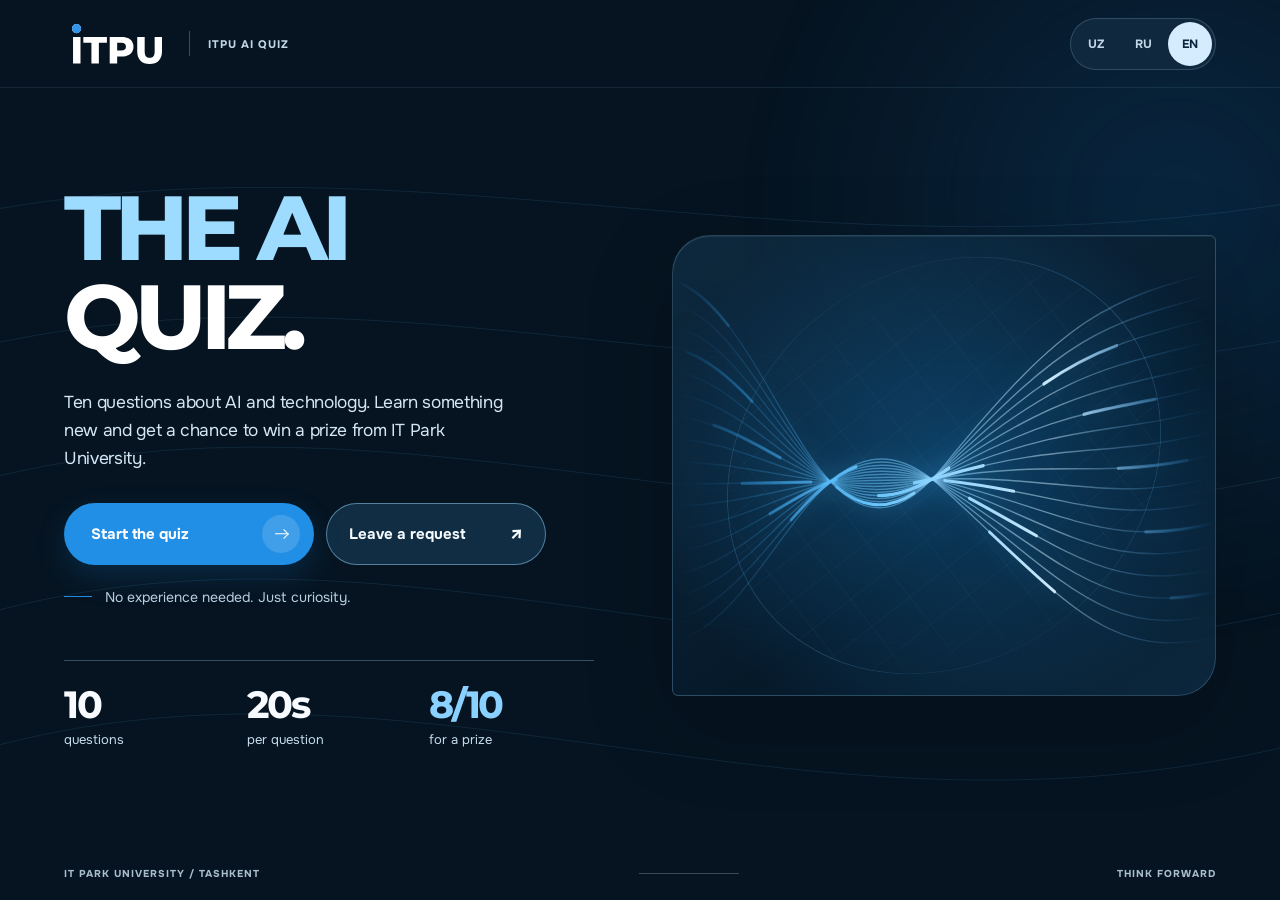
<file: index.html>
<!doctype html>
<html lang="ru">
<head>
  <meta charset="UTF-8">
  <meta name="viewport" content="width=device-width,initial-scale=1,viewport-fit=cover">
  <meta name="theme-color" content="#091421">
  <meta name="description" content="ITPU AI Quiz — десять вопросов об AI от IT Park University.">
  <meta property="og:title" content="ITPU AI Quiz — Your AI Instinct">
  <meta property="og:description" content="10 questions · 20 seconds each · IT Park University">
  <link rel="icon" href="assets/favicon.svg" type="image/svg+xml">
  <link rel="preload" href="assets/onest-latin-cyrillic.woff2" as="font" type="font/woff2" crossorigin>
  <link rel="preload" href="assets/montserrat-latin-cyrillic.woff2" as="font" type="font/woff2" crossorigin>
  <link rel="stylesheet" href="styles.css?v=20261112a">
  <title>ITPU AI Quiz — IT Park University</title>
</head>
<body data-stage="intro">
  <a class="skip" href="#screen">Skip to content</a>
  <div class="atmosphere" aria-hidden="true"><div class="atmosphere__grid"></div><div class="atmosphere__aura"></div><canvas id="ambient-canvas"></canvas></div>
  <div class="app-shell">
    <header class="site-header">
      <div class="header-brand"><a class="brand" href="./" aria-label="IT Park University"><img alt="ITPU" src="assets/itpu-logo.svg" width="106" height="52"></a><span class="brand-separator"></span><span class="brand-caption" id="brand-caption">ITPU AI QUIZ</span></div>
      <div class="header-tools"><span class="header-code">ITPU / 001</span><div class="language" role="group" aria-label="Language"><button data-lang="uz" type="button">UZ</button><button data-lang="ru" type="button">RU</button><button data-lang="en" type="button">EN</button></div></div>
    </header>
    <main id="screen" class="screen" tabindex="-1"></main>
    <footer class="site-footer"><span>IT PARK UNIVERSITY / TASHKENT</span><i></i><span>THINK FORWARD</span></footer>
  </div>
  <div class="wipe" id="wipe" aria-hidden="true"><span>ITPU<span class="wipe-dot">.</span></span></div>
  <div class="toast" id="toast" role="status" aria-live="polite"></div>
  <dialog id="privacy-dialog" class="privacy-dialog" aria-labelledby="privacy-title"><button id="privacy-close" class="privacy-close" type="button" aria-label="Close"><span aria-hidden="true"></span></button><span class="eyebrow">ITPU / PRIVACY</span><h2 id="privacy-title"></h2><p id="privacy-copy"></p><a id="privacy-link" href="https://itpu.uz/privacy" target="_blank" rel="noopener noreferrer"></a></dialog>
  <iframe hidden name="itpu-post-target" title="Registration transport" tabindex="-1"></iframe>
  <script src="config.js?v=20261112a"></script><script src="copy.js?v=20261112a"></script><script src="questions.js?v=20261111i"></script><script src="legacy-questions.js?v=20261111e"></script><script src="advanced-questions.js?v=20261111i"></script>
  <script src="app.js?v=20261112a"></script>
</body>
</html>
</file>
<file: styles.css>
@font-face{font-family:Montserrat;src:url('assets/montserrat-latin-cyrillic.woff2') format('woff2');font-weight:100 900;font-style:normal;font-display:swap}
:root{--night:#091421;--night2:#0d2136;--blue:#3095e8;--sky:#75c1ff;--paper:#f6f9fc;--ink:#14283d;--muted:#78889a;--gap:clamp(22px,5.5vw,91px);--ease:cubic-bezier(.22,1,.36,1);font-family:Montserrat,Arial,sans-serif}
*,:before,:after{box-sizing:border-box}
html{min-height:100%;scroll-behavior:smooth}
body{margin:0;background:var(--night);color:white;min-height:100svh;-webkit-font-smoothing:antialiased;transition:background .6s var(--ease),color .6s var(--ease)}
body[data-stage='form'],body[data-stage='quiz']{background:var(--paper);color:var(--ink)}
button,input,select{font:inherit}button{cursor:pointer;-webkit-tap-highlight-color:transparent}a{color:inherit;text-decoration:none}
button:disabled{cursor:default}button:focus-visible,a:focus-visible,input:focus-visible,select:focus-visible{outline:3px solid #6db8f4;outline-offset:3px}
::selection{background:var(--blue);color:white}[hidden]{display:none!important}
.skip{position:absolute;left:12px;top:-120px;z-index:1000;background:white;color:black;padding:12px}.skip:focus{top:10px}
.app-shell{position:relative;z-index:2;display:flex;flex-direction:column;min-height:100svh;overflow:hidden;isolation:isolate}
.site-header{display:flex;align-items:center;justify-content:space-between;gap:16px;padding:18px var(--gap);min-height:90px;position:relative;z-index:20}
.header-brand,.header-tools{display:flex;align-items:center;gap:22px}.brand{display:flex;align-items:center;width:107px;height:54px}.brand img{width:106px;height:52px;object-fit:contain}
body[data-stage='form'] .brand img,body[data-stage='quiz'] .brand img{filter:brightness(0)}
.brand-separator{height:25px;width:1px;background:#ffffff3b}.brand-caption,.header-code,.site-footer,.eyebrow,.micro,.quiz-index,.question-tag,.result-badge{font-size:10px;letter-spacing:.15em;font-weight:750;text-transform:uppercase}
.brand-caption{color:#97a7ba}.header-code{color:#8da4b9}.language{display:flex;align-items:center;gap:3px;border:1px solid #ffffff30;background:#ffffff09;padding:4px;border-radius:99px;backdrop-filter:blur(12px)}
.language button{color:#b4c6d5;background:transparent;min-width:38px;height:32px;border-radius:99px;font-size:11px;font-weight:800;transition:background .25s,color .25s,transform .25s}.language button:hover{transform:translateY(-2px)}.language button[aria-pressed='true']{background:white;color:var(--night)}
body[data-stage='form'] .language,body[data-stage='quiz'] .language{background:#e9f0f7;border-color:#d9e4ee}body[data-stage='form'] .language button,body[data-stage='quiz'] .language button{color:#6f8195}body[data-stage='form'] .language button[aria-pressed='true'],body[data-stage='quiz'] .language button[aria-pressed='true']{background:var(--night);color:white}
body[data-stage='form'] .brand-separator,body[data-stage='quiz'] .brand-separator{background:#21395428}body[data-stage='form'] .brand-caption,body[data-stage='quiz'] .brand-caption{color:#66788c}
.site-footer{position:relative;z-index:3;display:flex;align-items:center;justify-content:space-between;gap:20px;color:#8a9bab;padding:18px var(--gap) max(20px,env(safe-area-inset-bottom));white-space:nowrap}.site-footer i{height:1px;width:100px;max-width:10vw;background:#ffffff39}body[data-stage='form'] .site-footer,body[data-stage='quiz'] .site-footer{color:#8393a3}body[data-stage='form'] .site-footer i,body[data-stage='quiz'] .site-footer i{background:#21395424}
.screen{position:relative;z-index:3;flex:1;width:100%;min-width:0;padding:18px var(--gap) 24px;display:flex;justify-content:center;align-items:center}.screen:focus{outline:none}.screen.enter>*{animation:rise .8s var(--ease) both}
@keyframes rise{from{opacity:0;transform:translateY(21px);filter:blur(5px)}to{opacity:1;transform:none;filter:blur(0)}}
.atmosphere{position:fixed;inset:0;pointer-events:none;overflow:hidden;z-index:0;transition:opacity .6s}.atmosphere__grid{position:absolute;inset:0;background-image:linear-gradient(#78b7ed0e 1px,transparent 1px),linear-gradient(90deg,#78b7ed0e 1px,transparent 1px);background-size:72px 72px;mask-image:linear-gradient(90deg,transparent 0%,black 50%)}
.atmosphere__aura{position:absolute;width:900px;max-width:105vw;aspect-ratio:1;right:-27%;top:-27%;border-radius:50%;background:radial-gradient(circle,#1b66aa40,transparent 68%);filter:blur(22px);animation:aura 18s infinite alternate ease-in-out}
#ambient-canvas{position:absolute;inset:0;width:100%;height:100%;opacity:.68}body[data-stage='form'] .atmosphere,body[data-stage='quiz'] .atmosphere{opacity:.1}
@keyframes aura{to{transform:translate(8%,10%) scale(1.1)}}
.eyebrow{display:flex;align-items:center;gap:12px;color:#99caf0}.eyebrow:before{content:'';width:7px;height:7px;flex-shrink:0;background:var(--blue);border-radius:50%;box-shadow:0 0 14px var(--blue)}
.hero{display:grid;grid-template-columns:minmax(0,1.05fr) minmax(320px,.95fr);gap:clamp(10px,4vw,60px);align-items:center;width:min(100%,1450px);min-height:min(680px,76vh)}
.hero-copy{position:relative;z-index:2}.hero h1{font-weight:780;letter-spacing:-.082em;line-height:.92;font-size:clamp(58px,8.3vw,148px);margin:33px 0 29px;white-space:nowrap}.hero h1 span{display:block}.hero h1 span:first-child{color:#6dc0ff}
.hero-lead{color:#c0cddb;line-height:1.7;font-size:clamp(14px,1.3vw,18px);letter-spacing:-.02em;max-width:510px;margin:0 0 30px}
.main-button{position:relative;display:inline-flex;align-items:center;justify-content:space-between;gap:26px;border:0;border-radius:99px;background:var(--blue);color:white;min-height:64px;min-width:250px;padding:0 14px 0 27px;font-size:13px;font-weight:740;box-shadow:0 15px 40px #1577ca36;transition:transform .32s var(--ease),box-shadow .32s,background .2s;overflow:hidden}
.main-button:before{content:'';position:absolute;inset:0;background:linear-gradient(115deg,transparent 35%,#ffffff32,transparent 67%);transform:translateX(-140%);transition:transform .65s}.main-button:hover:before{transform:translateX(140%)}.main-button:hover{transform:translateY(-3px);background:#2088df;box-shadow:0 20px 45px #1682d74c}.main-button:active{transform:scale(.99)}.main-button:disabled{opacity:.55;transform:none}
.button-arrow{position:relative;width:38px;height:38px;display:grid;place-items:center;border-radius:50%;background:#ffffff28;font-size:20px;flex:0 0 38px}
.hero-note{display:flex;align-items:center;gap:13px;margin:23px 0 0;font-size:11px;color:#8d9fb1}.hero-note:before{content:'';width:28px;height:1px;background:var(--blue)}
.hero-stats{display:flex;gap:clamp(17px,2.8vw,45px);align-items:baseline;margin-top:clamp(41px,7vh,85px);padding-top:21px;border-top:1px solid #ffffff2d;max-width:635px}.stat{display:flex;align-items:baseline;gap:10px}.stat strong{font-size:clamp(27px,3vw,43px);font-weight:730;letter-spacing:-.085em;white-space:nowrap}.stat span{font-size:10px;color:#9aa9b8}.stat:nth-child(3) strong{color:var(--sky)}
.hero-visual{height:min(650px,70vh);min-height:410px;position:relative;display:grid;place-items:center}.hero-visual>small{position:absolute;top:7%;right:4%;color:#7491a9;font-size:10px;letter-spacing:.17em;font-weight:750}
.orb-wrap{position:relative;width:min(42vw,555px);aspect-ratio:1;display:grid;place-items:center;animation:float 8s infinite alternate ease-in-out}.orb-glow{position:absolute;inset:0;background:radial-gradient(circle,#248fe963,transparent 65%);filter:blur(23px)}
.orb{width:72%;aspect-ratio:1;border-radius:50%;position:relative;overflow:hidden;transform:rotate(-14deg);background:radial-gradient(circle at 32% 26%,#d2f1ff,#67b7f5 18%,#165f9f 45%,#072643 69%,#010e20 100%);box-shadow:inset -25px -20px 52px #000a,inset 18px 12px 42px #c9ebff48,0 0 75px #258de854}
.orb:before{content:'';position:absolute;inset:0;border-radius:50%;background:repeating-linear-gradient(0deg,transparent 0 13px,#ffffff23 14px,transparent 15px),repeating-linear-gradient(90deg,transparent 0 13px,#ffffff1e 14px,transparent 15px);mask-image:radial-gradient(circle,black 40%,transparent 74%);animation:orbit-grid 16s linear infinite}
.orb:after{content:'';position:absolute;inset:0;border-radius:50%;background:radial-gradient(circle at 32% 27%,#ffffffa0,transparent 28%),linear-gradient(130deg,transparent 50%,#0008 87%)}
.orb-ring{position:absolute;width:94%;aspect-ratio:1;border:1px solid #a4d8ff66;border-radius:50%;transform:rotateX(63deg) rotateZ(-18deg);animation:spin 21s linear infinite}.orb-ring--two{width:114%;transform:rotateY(62deg) rotateZ(34deg);opacity:.55;animation-duration:28s;animation-direction:reverse}.orb-ring--three{width:126%;border-style:dashed;opacity:.4;animation-duration:32s}
.orb-chip{position:absolute;right:-2%;bottom:16%;font-size:10px;color:#bfd8ec;letter-spacing:.12em;line-height:1.8;padding:14px 19px;background:#071b32b9;border:1px solid #a2d1ff40;border-radius:10px;backdrop-filter:blur(13px)}.orb-chip b{display:block;font-size:23px;color:white;letter-spacing:-.06em}
@keyframes float{to{transform:translateY(-20px) rotate(2deg)}}@keyframes orbit-grid{to{transform:rotate(360deg)}}@keyframes spin{to{transform:rotateX(63deg) rotateZ(342deg)}}
.form-shell{width:min(100%,1330px);display:grid;grid-template-columns:minmax(0,.82fr) minmax(0,1fr);background:white;border:1px solid #dfe8f1;border-radius:19px;overflow:hidden;box-shadow:0 39px 95px #173b5e16;min-height:610px}
.form-aside{background:var(--night);padding:clamp(30px,4vw,65px);color:white;display:flex;flex-direction:column;justify-content:space-between;overflow:hidden;position:relative}.form-aside:before{content:'';position:absolute;width:600px;height:600px;right:-280px;top:0;background:radial-gradient(circle,#268de36b,transparent 60%);filter:blur(28px)}.form-aside>*{position:relative}
.form-aside-num{font-size:clamp(130px,19vw,250px);font-weight:760;line-height:.9;color:transparent;-webkit-text-stroke:1px #98d3ff5c;letter-spacing:-.13em}.form-aside h2{font-size:clamp(34px,4vw,65px);line-height:1.03;letter-spacing:-.07em;margin:0 0 16px;font-weight:735}.form-aside p{font-size:13px;line-height:1.75;color:#a8bbce;margin:0;max-width:410px}
.form-panel{display:flex;justify-content:center;flex-direction:column;padding:clamp(28px,4vw,62px)}.form-kicker{color:#208ce0;font-size:10px;font-weight:790;letter-spacing:.17em;margin:0 0 19px}.form-panel h1{font-size:clamp(27px,3vw,45px);font-weight:755;line-height:1.1;letter-spacing:-.065em;margin:0 0 14px}.form-desc{font-size:12px;color:#6f7f8f;line-height:1.6;margin:0 0 25px;max-width:510px}
.form-grid{display:grid;grid-template-columns:1fr 1fr;gap:16px}.field{display:flex;flex-direction:column;min-width:0;gap:8px}.field.full{grid-column:1/-1}.field>span{font-size:11px;color:#32475b;font-weight:740}.field small{color:#8c99a7;font-weight:520}
.field input,.field select{height:51px;width:100%;min-width:0;border:1px solid #dae4ed;border-radius:9px;background:#fafdff;color:#172c42;padding:0 14px;outline:none;font-size:12px;font-weight:590;transition:border-color .2s,box-shadow .2s}.field input::placeholder{color:#a3afbc;font-weight:500}.field input:focus,.field select:focus{border-color:#459fe6;box-shadow:0 0 0 4px #2e9df41a}
.field select{appearance:none;background-image:url("data:image/svg+xml,%3Csvg xmlns='http://www.w3.org/2000/svg' width='20' height='20'%3E%3Cpath d='m4 7 6 6 6-6' fill='none' stroke='%23566d82' stroke-width='1.6'/%3E%3C/svg%3E");background-repeat:no-repeat;background-position:right 10px center;padding-right:29px}
.check{display:flex;align-items:flex-start;gap:10px;font-size:11px;line-height:1.55;color:#526779;margin-top:14px;cursor:pointer}.check input{flex:0 0 18px;width:18px;height:18px;margin:0;accent-color:var(--blue)}.notice{border:1px solid #d0e5f8;border-radius:9px;background:#eef7ff;color:#4b6781;padding:12px;font-size:11px;line-height:1.6;margin-top:15px}
.text-link{display:inline;border:0;background:none;padding:0;color:#178bdc;text-decoration:underline;text-underline-offset:3px;font-size:11px;font-weight:650}.reg-actions{display:flex;flex-direction:column;gap:12px;margin-top:18px}.reg-actions .main-button{width:100%;min-height:56px}.guest{border:0;background:none;color:#74889a;font-size:11px;padding:8px;text-decoration:underline;text-underline-offset:3px}.reg-error{font-size:11px;color:#bb3446;line-height:1.5;font-weight:650;margin:0}
.ready{width:min(100%,990px);text-align:center;padding:40px 0 58px;position:relative}.ready:before{content:'';position:absolute;width:min(63vw,600px);aspect-ratio:1;top:37%;left:50%;transform:translate(-50%,-50%);border-radius:50%;border:1px solid #4288c92e;box-shadow:0 0 0 80px #4288c90c,0 0 0 165px #4288c907;pointer-events:none}.ready>*{position:relative}.ready .eyebrow{justify-content:center}.ready-number{font-size:clamp(100px,18vw,200px);font-weight:770;letter-spacing:-.14em;color:#54b5fa;line-height:.87;margin:30px 0}.ready h1{font-size:clamp(38px,6.6vw,83px);line-height:1.05;font-weight:765;letter-spacing:-.075em;margin:0 auto 23px;max-width:900px}.ready p{max-width:670px;margin:0 auto 30px;color:#b5c9d9;font-size:clamp(13px,1.35vw,17px);line-height:1.75}.ready .main-button{min-width:275px}
.quiz-shell{width:min(100%,1370px);padding-block:10px;min-height:570px;display:flex;flex-direction:column;justify-content:center}.quiz-head{display:flex;align-items:flex-end;justify-content:space-between;gap:15px;margin-bottom:18px}.quiz-index{color:#788da0}.quiz-index b{font-size:32px;letter-spacing:-.075em;color:var(--ink);margin:0 6px}.quiz-head small{font-size:10px;color:#91a3b3;letter-spacing:.1em;font-weight:650}.progress{background:#e0e9f1;height:4px;border-radius:99px;overflow:hidden;margin-bottom:clamp(28px,5vh,60px)}.progress span{display:block;height:100%;background:var(--blue);border-radius:99px;transition:width .4s var(--ease)}
.quiz-grid{display:grid;grid-template-columns:minmax(0,.95fr) minmax(0,1.07fr);align-items:center;gap:clamp(25px,5vw,80px)}.question-side{display:flex;flex-direction:column;justify-content:space-between;align-self:stretch;min-width:0;padding:13px 0}.question-tag{color:#2897e6;display:flex;align-items:center;gap:12px;margin-bottom:25px}.question-tag:before{content:'';height:1px;width:25px;background:var(--blue)}.question-side h1{font-size:clamp(30px,4vw,59px);font-weight:770;line-height:1.16;letter-spacing:-.064em;color:var(--ink);margin:0;text-wrap:balance}
.timer-block{margin-top:34px;display:flex;align-items:center;gap:21px}.timer{position:relative;width:108px;height:108px;flex:0 0 108px}.timer svg{height:100%;width:100%;transform:rotate(-90deg)}.timer circle{fill:none;stroke-width:5}.timer-track{stroke:#dae8f3}.timer-progress{stroke:var(--blue);stroke-linecap:round}.timer strong{position:absolute;inset:0;display:grid;place-items:center;font-size:32px;letter-spacing:-.07em;color:var(--ink);font-variant-numeric:tabular-nums}.timer-label{display:flex;flex-direction:column;gap:9px}.timer-label span{font-size:10px;letter-spacing:.14em;color:#859bb0;font-weight:750}.timer-label b{font-size:12px;font-weight:680;color:#42617a}.quiz-shell.urgent .timer-progress{stroke:#e06765}.quiz-shell.urgent .timer strong{color:#d24e57}
.answers{display:flex;flex-direction:column;gap:9px}.answer{display:flex;align-items:center;gap:15px;width:100%;min-height:71px;border:1px solid #d9e4ee;border-radius:12px;padding:11px 18px;background:white;color:#193047;text-align:left;line-height:1.4;font-size:clamp(12px,1vw,14px);font-weight:650;box-shadow:0 4px 14px #173b5e08;transition:transform .23s var(--ease),background .2s,border-color .2s,box-shadow .2s}.answer:hover:not(:disabled){transform:translateX(5px);border-color:#8fc7f2;box-shadow:0 13px 28px #1b80cd1c}.answer-key{display:grid;place-items:center;border:1px solid #dbe7f0;border-radius:8px;color:#7d90a4;width:35px;height:35px;flex:0 0 35px;font-size:11px}.answer-text{min-width:0;flex:1}.answer-arrow{font-size:18px;color:#569ed9;opacity:0;transform:translateX(-5px);transition:opacity .2s,transform .2s}.answer:hover:not(:disabled) .answer-arrow{opacity:1;transform:none}.answer.selected{background:#1b83d7;border-color:#1b83d7;color:white;transform:translateX(4px);box-shadow:0 15px 35px #217ecc46}.answer.selected .answer-key{color:white;background:#ffffff24;border-color:#ffffff6c}.answer.selected .answer-arrow{color:white;opacity:1;transform:none}.answer.locked:not(.selected){opacity:.42}
.quiz-foot{display:flex;align-items:center;justify-content:space-between;font-size:9px;color:#91a5b8;letter-spacing:.12em;font-weight:750;margin-top:22px}.bars{display:flex;align-items:flex-end;gap:4px;height:16px}.bars i{height:8px;width:3px;background:#3599e8;border-radius:4px;animation:bars 1s infinite alternate}.bars i:nth-child(2){height:14px;animation-delay:-.3s}.bars i:nth-child(3){height:10px;animation-delay:-.5s}.bars i:nth-child(4){height:16px;animation-delay:-.7s}@keyframes bars{to{height:4px;opacity:.4}}
.results{width:min(100%,1200px);display:grid;grid-template-columns:1.1fr .9fr;gap:clamp(25px,5vw,75px);align-items:center;padding:25px 0}.result-main h1{font-size:clamp(42px,6vw,83px);letter-spacing:-.078em;line-height:1;margin:20px 0 27px}.score{display:flex;align-items:baseline;gap:17px}.score strong{font-size:clamp(115px,18vw,218px);line-height:.86;letter-spacing:-.14em;font-weight:740;color:#68baff;font-variant-numeric:tabular-nums}.score span{font-size:clamp(19px,2.5vw,32px);color:#9fb3c7;font-weight:650;letter-spacing:-.05em}.result-badge{display:inline-block;border:1px solid #65aee75c;border-radius:99px;color:#a7d4f4;padding:9px 14px;margin:22px 0 0}.result-main p{font-size:clamp(13px,1.4vw,17px);color:#b2c5d7;line-height:1.65;max-width:580px}.result-tools{display:flex;gap:10px;flex-wrap:wrap;margin-top:23px}
.secondary-button{background:transparent;border:1px solid #ffffff50;border-radius:99px;color:#d2e4f1;min-height:44px;padding:0 19px;font-size:11px;font-weight:690;transition:background .2s}.secondary-button:hover{background:#ffffff18}
.result-card{position:relative;background:linear-gradient(140deg,#1c405f,#0b1b2e);padding:clamp(24px,3.4vw,46px);border:1px solid #ffffff31;border-radius:22px;box-shadow:0 30px 75px #0003;overflow:hidden}.result-card:before{content:'';position:absolute;width:300px;height:300px;right:-130px;top:-170px;background:radial-gradient(circle,#3a9bf171,transparent 70%);filter:blur(25px)}.result-card>*{position:relative}.result-card h2{font-size:clamp(25px,3vw,41px);line-height:1.12;letter-spacing:-.065em;margin:20px 0}.result-card p{font-size:12px;line-height:1.75;color:#b5c8da;margin:0 0 25px}.result-card .main-button{width:100%;min-width:0;min-height:60px;font-size:12px}.claim{background:#071a2f9e;border:1px dashed #82b8e86d;border-radius:10px;padding:17px 20px;margin:15px 0 26px}.claim small{display:block;color:#8fadc5;letter-spacing:.14em;font-size:10px;margin-bottom:7px}.claim strong{font-size:24px;letter-spacing:.10em;overflow-wrap:anywhere}
.recap{grid-column:1/-1;margin-top:15px}.recap-toggle{display:flex;align-items:center;justify-content:space-between;gap:15px;width:100%;background:transparent;border:0;border-top:1px solid #ffffff46;color:white;padding:24px 0;font-size:13px;font-weight:730;text-align:left}.recap-toggle span{font-size:23px;transition:transform .3s}.recap-toggle[aria-expanded='true'] span{transform:rotate(45deg)}.recap-list{display:grid;grid-template-columns:1fr 1fr;gap:13px}.recap-item{background:white;color:var(--ink);border-radius:12px;padding:22px;min-width:0}.recap-item small{color:#5396c6;font-size:10px;font-weight:800;letter-spacing:.1em}.recap-item h3{font-size:14px;line-height:1.45;letter-spacing:-.03em;margin:13px 0}.recap-item div{font-size:11px;border-radius:6px;background:#eaf7ee;color:#276849;padding:9px 11px;font-weight:730;line-height:1.5}.recap-item div.wrong{background:#fff0f2;color:#aa5160;margin-bottom:7px}.recap-item p{font-size:11px;line-height:1.65;color:#6b7d8d}
.wipe{position:fixed;inset:0;z-index:60;background:#258fe4;display:grid;place-items:center;transform:translateY(102%);pointer-events:none;transition:transform .47s cubic-bezier(.73,.05,.19,1)}.wipe.cover{transform:translateY(0)}.wipe.leave{transform:translateY(-102%)}.wipe span{font-size:clamp(75px,15vw,195px);letter-spacing:-.095em;font-weight:770;color:white}.wipe-dot{color:#0c273e!important}
.toast{position:fixed;z-index:100;bottom:38px;left:50%;transform:translate(-50%,25px);opacity:0;pointer-events:none;border-radius:99px;padding:12px 22px;background:#122941;color:white;font-size:12px;border:1px solid #456d91;max-width:94vw;text-align:center;transition:transform .3s,opacity .3s}.toast.show{transform:translate(-50%,0);opacity:1}
.privacy-dialog{color:#172b40;background:white;border:1px solid #dbe6ef;border-radius:17px;max-width:min(90vw,560px);padding:35px;box-shadow:0 40px 110px #0007}.privacy-dialog::backdrop{background:#03101cc9;backdrop-filter:blur(7px)}.privacy-dialog h2{font-size:27px;letter-spacing:-.055em;margin:22px 0 15px}.privacy-dialog p{font-size:12px;line-height:1.8;color:#587086}.privacy-dialog a{color:#1989df;font-size:12px;text-decoration:underline}.privacy-close{float:right;background:#eaf1f7;border:0;border-radius:50%;width:40px;height:40px;font-size:23px;color:#14283d}.privacy-dialog .eyebrow{color:#188bdc}.demo-ribbon{position:fixed;right:12px;bottom:10px;z-index:55;border:1px solid #81b8e366;border-radius:99px;background:#0b2239e8;color:#bbdef6;font-size:9px;letter-spacing:.09em;font-weight:780;padding:7px 10px;pointer-events:none}
@media(max-width:1080px){.hero h1{font-size:clamp(59px,8vw,107px)}.hero-visual{min-height:350px}.quiz-grid{gap:30px}.answer{min-height:63px}}
@media(max-width:850px){.site-header{min-height:78px}.brand-caption,.brand-separator,.header-code{display:none}.hero{display:flex;flex-direction:column;align-items:stretch;gap:0}.hero-visual{order:-1;height:305px;min-height:0}.orb-wrap{width:min(65vw,355px)}.hero h1{font-size:clamp(56px,11vw,90px);margin:25px 0 18px}.hero-lead{margin-bottom:24px}.hero-stats{max-width:none;margin-top:35px}.form-shell{grid-template-columns:1fr}.form-aside{min-height:172px;padding:27px 32px}.form-aside-num{position:absolute;right:25px;top:25px;font-size:135px}.form-aside h2{font-size:28px;margin:14px 0 0;max-width:70%}.form-aside p{display:none}.form-panel{padding:29px 32px}.quiz-grid{display:flex;flex-direction:column;align-items:stretch;gap:21px}.question-side h1{font-size:clamp(28px,5vw,42px)}.question-tag{margin-bottom:13px}.timer-block{margin-top:17px}.timer{height:72px;width:72px;flex-basis:72px}.timer strong{font-size:24px}.progress{margin-bottom:25px}.results{grid-template-columns:1fr;gap:26px}.result-card{max-width:none}.recap-list{grid-template-columns:1fr}.result-main h1{margin-bottom:20px}.score strong{font-size:clamp(130px,23vw,190px)}}
@media(max-width:550px){:root{--gap:20px}.site-header{min-height:64px;padding:8px var(--gap)}.brand{width:83px;height:48px}.brand img{width:84px;height:auto}.language{padding:3px}.language button{min-width:34px;height:31px;font-size:10px}.site-footer{font-size:8px;padding-top:10px;letter-spacing:.1em}.site-footer i{width:28px}.screen{padding:5px var(--gap) 20px;align-items:stretch}.hero{justify-content:center}.hero-visual{height:205px}.orb-wrap{width:min(59vw,245px)}.orb-chip{right:3%;bottom:-1%;font-size:8px;padding:8px 10px}.orb-chip b{font-size:17px}.hero-visual>small{font-size:8px}.eyebrow{font-size:9px;letter-spacing:.12em}.hero h1{font-size:clamp(48px,12vw,68px);line-height:.94;margin:18px 0 17px}.hero-lead{font-size:12px;line-height:1.65;margin-bottom:22px}.main-button{min-height:57px;min-width:0;padding:0 11px 0 22px;font-size:12px}.button-arrow{width:36px;height:36px;flex-basis:36px}.hero-note{font-size:10px;margin-top:18px}.hero-stats{margin-top:26px;gap:10px;justify-content:space-between;padding-top:17px}.stat{display:block}.stat strong{display:block;font-size:29px}.stat span{display:block;font-size:9px;margin-top:4px}.form-shell{border-radius:13px;align-self:center}.form-aside{min-height:131px;padding:19px 22px}.form-aside-num{font-size:103px;right:22px;top:18px}.form-aside h2{font-size:23px;margin-top:7px}.form-panel{padding:21px 21px 25px}.form-kicker{font-size:9px;margin-bottom:13px}.form-panel h1{font-size:27px}.form-desc{font-size:11px;line-height:1.6;margin-bottom:18px}.form-grid{gap:12px}.field>span{font-size:10px}.field input,.field select{height:45px;padding:0 11px;font-size:11px}.field.phone{grid-column:1/-1}.check{font-size:10px}.notice{font-size:10px}.reg-actions{margin-top:14px}.reg-actions .main-button{min-height:51px}.ready{align-self:center;padding:20px 0}.ready-number{font-size:118px;margin:28px 0}.ready h1{font-size:clamp(39px,9.7vw,55px);margin-bottom:18px}.ready p{font-size:12px}.ready .main-button{width:100%;min-width:0}.quiz-shell{min-height:0;padding-top:4px;align-self:stretch;justify-content:flex-start}.quiz-head{margin-bottom:11px}.quiz-index{font-size:9px}.quiz-index b{font-size:24px}.quiz-head small{font-size:8px}.progress{height:3px;margin-bottom:16px}.quiz-grid{gap:15px}.question-side{padding:0}.question-tag{font-size:9px;margin-bottom:10px}.question-side h1{font-size:clamp(24px,6.35vw,33px);letter-spacing:-.055em;line-height:1.2}.timer-block{gap:12px;margin-top:13px}.timer{height:61px;width:61px;flex-basis:61px}.timer strong{font-size:21px}.timer-label{gap:4px}.timer-label span{font-size:9px}.timer-label b{font-size:10px}.answers{gap:7px}.answer{min-height:54px;border-radius:9px;padding:8px 10px;gap:11px;font-size:clamp(11px,3vw,12px)}.answer-key{height:30px;width:30px;flex-basis:30px;border-radius:7px}.answer-arrow{display:none}.quiz-foot{margin-top:12px;font-size:8px}.results{align-self:flex-start;padding:16px 0}.result-main h1{font-size:clamp(40px,10.5vw,64px)}.score strong{font-size:130px}.score span{font-size:21px}.result-card{padding:25px;border-radius:15px}.result-card h2{font-size:29px}.result-card .main-button{font-size:11px}.recap-toggle{font-size:11px}.recap-item{padding:18px}.privacy-dialog{padding:24px}}
@media(max-width:550px) and (max-height:730px){.site-header{min-height:55px;padding-top:3px;padding-bottom:3px}.site-footer{font-size:7px}.hero-visual{height:148px}.orb-wrap{width:178px}.hero h1{font-size:clamp(45px,11.5vw,64px);margin:13px 0}.hero-lead{margin-bottom:15px}.hero-stats{margin-top:17px}.hero-note{margin-top:11px}.quiz-grid{gap:10px}.question-side h1{font-size:clamp(23px,6vw,31px)}.timer-block{margin-top:8px}.timer{width:52px;height:52px;flex-basis:52px}.timer strong{font-size:19px}.answer{min-height:48px;padding-top:6px;padding-bottom:6px}.progress{margin-bottom:11px}.quiz-foot{margin-top:7px}}
@media(prefers-reduced-motion:reduce){*,:before,:after{animation-duration:.001ms!important;animation-iteration-count:1!important;transition-duration:.001ms!important;scroll-behavior:auto!important}.wipe{display:none}}
/* Motion and touch refinements: calm ambient light, clear state changes. */
.atmosphere__grid{opacity:.35;animation:field-drift 34s ease-in-out infinite alternate}
.atmosphere__aura{animation-duration:24s}
@keyframes field-drift{from{transform:translate3d(0,0,0)}to{transform:translate3d(-18px,12px,0)}}
.screen.enter>*{animation:screen-arrive .38s cubic-bezier(.16,1,.3,1) both}
@keyframes screen-arrive{from{opacity:.68;transform:translateY(8px)}to{opacity:1;transform:none}}
.wipe{transition-duration:.32s}
.answer:active:not(:disabled),.main-button:active:not(:disabled){transform:scale(.985)}
.answer:focus-visible{outline-color:#1268ad}
.language button{border:0;min-height:44px;min-width:44px}
.field input,.field select{font-size:16px}
.check{font-size:13px}.check input{width:22px;height:22px;flex-basis:22px}
.guest{min-height:44px;font-size:12px}
.answer-text,.question-side h1,.hero h1,.result-card h2{overflow-wrap:anywhere}
@media(max-width:550px){
  :root{--gap:16px}
  .site-header{min-height:66px;gap:8px;padding-left:max(var(--gap),env(safe-area-inset-left));padding-right:max(var(--gap),env(safe-area-inset-right))}
  .language button{min-width:40px;height:44px;font-size:11px}
  .screen{padding-left:max(var(--gap),env(safe-area-inset-left));padding-right:max(var(--gap),env(safe-area-inset-right))}
  .form-grid{grid-template-columns:1fr 1fr}
  .field input,.field select{font-size:16px;min-height:48px}
  .field>span{font-size:12px}.form-desc,.check,.notice{font-size:12px}
  .answer{min-height:52px;font-size:13px;line-height:1.35}
  .timer-label b{font-size:11px}.question-side h1{font-size:clamp(23px,6.1vw,31px)}
  .site-footer{gap:8px;font-size:7px;letter-spacing:.05em}
  .recap-toggle{min-height:56px;font-size:13px}.recap-item div,.recap-item p{font-size:13px}
}
@media(max-width:350px){.form-grid{grid-template-columns:1fr}.field.full,.field.phone{grid-column:auto}.hero h1{font-size:clamp(42px,12vw,48px)}.site-footer i{display:none}}
@media(prefers-reduced-motion:reduce){.atmosphere__grid{animation:none}.screen.enter>*{animation:none}}
/* Keep the demo indicator visible without covering form controls. */
.demo-ribbon{position:relative;right:auto;bottom:auto;display:table;margin:0 auto 12px;z-index:3}
@media(max-width:550px){.form-grid{grid-template-columns:1fr}.field.full,.field.phone{grid-column:auto}}
/* ITPU / SIGNAL — visual direction */
:root{--night:#061323;--night2:#0a213a;--blue:#258fe5;--sky:#82ccff;--paper:#f3f7fb;--ink:#0b2742;--ease:cubic-bezier(.16,1,.3,1)}
body{background:var(--night)}
.site-header{border-bottom:1px solid #a9dbff1c;padding-top:13px;padding-bottom:13px}
.header-brand,.header-tools{gap:18px}.brand-caption,.header-code{letter-spacing:.12em;color:#acc8dd}
.language{border-color:#b5dcf333;background:#0b223b;padding:3px;backdrop-filter:none}
.language button{color:#c2d7e8}.language button[aria-pressed='true']{background:#d4ecfd;color:#09233b}
.atmosphere__grid{opacity:.2;mask-image:radial-gradient(ellipse at 75% 50%,#000 4%,transparent 72%)}
.atmosphere__aura{background:radial-gradient(circle,#126db76b,transparent 65%);opacity:.62}
.hero{grid-template-columns:minmax(0,1fr) minmax(0,1fr);gap:0;min-height:min(720px,75vh);max-width:1510px}
.hero-copy{padding:clamp(20px,4vw,70px) 0;z-index:3}
.hero h1{font-size:clamp(56px,7vw,108px);line-height:.95;letter-spacing:-.04em;margin:25px 0 28px;white-space:normal}
.hero h1 span:first-child{color:#8fd4ff}.hero h1 span:last-child{color:#fff}
.hero-lead{max-width:520px;color:#c7d9e8;line-height:1.75;font-size:clamp(14px,1.2vw,17px)}
.hero-stats{max-width:540px;border-top:1px solid #aad3ed45}
.stat strong{letter-spacing:-.04em}.stat span{color:#bed0df}
.hero-visual{height:min(650px,67vh);min-height:410px;isolation:isolate}
.hero-visual:before,.hero-visual:after{content:'';position:absolute;inset:7% 2%;border:1px solid #9fd5fa24;border-radius:50%;transform:rotate(-20deg) scaleX(.82);pointer-events:none}
.hero-visual:after{inset:17% -4%;transform:rotate(52deg) scaleX(.72);border-color:#79c2f638}
.hero-visual>small{top:8%;right:3%;color:#a0c5df;letter-spacing:.14em}
.orb-wrap{width:min(40vw,530px);animation:signal-float 11s ease-in-out infinite alternate}
.orb-glow{inset:-10%;background:radial-gradient(circle,#248fe957,transparent 62%);filter:blur(30px)}
.orb{width:70%;background:radial-gradient(circle at 29% 24%,#f2fcff 0%,#87d7ff 9%,#389bdc 25%,#0b436e 52%,#061b30 75%,#031120 100%);box-shadow:inset -25px -20px 52px #0009,inset 10px 7px 34px #e0f5ff50,0 28px 90px #03101dbb}
.orb:before{background:repeating-linear-gradient(0deg,transparent 0 13px,#c2eaff24 14px,transparent 15px),repeating-linear-gradient(90deg,transparent 0 13px,#c2eaff20 14px,transparent 15px)}
.orb-ring{border-color:#b5e3ff80;animation:signal-orbit-one 24s linear infinite}
.orb-ring--two{animation:signal-orbit-two 31s linear infinite}
.orb-ring--three{animation:signal-orbit-three 42s linear infinite}
.orb-chip{background:#071a2fee;border-color:#aedcfa50;color:#d0e6f5;backdrop-filter:none;box-shadow:0 15px 45px #0004;letter-spacing:.09em}
.orb-chip b{color:#fff;letter-spacing:-.025em}
@keyframes signal-float{to{transform:translate3d(0,-12px,0)}}
@keyframes signal-orbit-one{to{transform:rotateX(63deg) rotateZ(342deg)}}
@keyframes signal-orbit-two{to{transform:rotateY(62deg) rotateZ(-326deg)}}
@keyframes signal-orbit-three{to{transform:rotateX(63deg) rotateZ(-378deg)}}
.main-button{background:#258fe5;box-shadow:0 12px 30px #0871bf36;letter-spacing:.01em}
.main-button:hover{background:#147ecf}.main-button:focus-visible{outline-color:#8bd4ff}
.form-shell{border-radius:16px;box-shadow:0 26px 80px #0c2e4818}
.form-aside{background:#08213a}.form-aside h2,.form-panel h1,.ready h1,.question-side h1,.result-main h1,.result-card h2{letter-spacing:-.04em}
.form-aside-num{letter-spacing:-.04em;color:#74c4ff10;-webkit-text-stroke:1px #8bd3ff70}
.field input,.field select{border-color:#c9d9e6;background:#fff;color:#0b2742}
.field input::placeholder{color:#657f94}.form-desc{color:#526b7d}.check{color:#37536b}
.quiz-shell{max-width:1290px}.quiz-head{align-items:center}.quiz-index b{letter-spacing:-.04em}
.progress{height:5px;background:#d5e4f0}.progress span{background:#258fe5}
.question-tag{color:#126cab}.question-side h1{line-height:1.12}
.timer{background:#fff;border-radius:50%;box-shadow:0 12px 30px #1b5d8d12}
.answer{border-color:#cddde9;box-shadow:none;border-radius:10px;font-weight:650;transition:transform .18s var(--ease),background .18s,border-color .18s}
.answer-key{color:#315b79;border-color:#cbdde9;background:#f1f8fd}.answer:hover:not(:disabled){box-shadow:0 8px 22px #1474bb15}
.answer.selected{background:#086ebd;border-color:#086ebd}
.result-card{background:linear-gradient(145deg,#123d60,#081a2c);border-color:#94cfee33;border-radius:16px}
.result-main h1,.score strong{letter-spacing:-.04em}.score strong{color:#8bd1ff}
.recap-item{border-radius:10px}.wipe{background:#198ddd}.wipe span{letter-spacing:-.04em}
@media(max-width:850px){.hero{display:flex;flex-direction:column;gap:0}.hero-visual{height:300px;min-height:0;order:-1}.hero-copy{padding:0}.orb-wrap{width:min(62vw,330px)}.hero h1{font-size:clamp(48px,10vw,78px)}}
@media(max-width:550px){
 .site-header{min-height:66px}.screen{padding-top:12px}.hero{justify-content:flex-start}
 .hero-visual{height:clamp(190px,55vw,250px);min-height:0}.orb-wrap{width:min(62vw,245px)}
 .hero h1{font-size:clamp(39px,10.7vw,58px);line-height:1;letter-spacing:-.035em;margin:16px 0}
 .hero-lead{font-size:14px;line-height:1.6;margin-bottom:20px}.hero-note{font-size:11px;color:#bfd0df}
 .hero-stats{margin-top:24px}.stat strong{font-size:30px}.stat span{font-size:10px}
 .hero-visual>small{right:1%;top:7%;font-size:8px}.orb-chip{right:-3%;bottom:0}
 .form-panel{padding:25px 21px}.form-desc{font-size:13px}.field>span{font-size:12px}
 .question-side h1{font-size:clamp(23px,6.2vw,31px);line-height:1.16}.answer{font-size:13px;min-height:52px}
}
@media(max-width:350px){.hero h1{font-size:clamp(36px,11vw,41px)}.hero-visual{height:175px}.orb-wrap{width:185px}.hero-lead{font-size:13px}}
@media(prefers-reduced-motion:reduce){.orb-wrap,.orb-ring,.orb-ring--two,.orb-ring--three{animation:none!important}}
/* ITPU signal system: a restrained, continuous visual language. */
:root{--night:#061421;--paper:#f4f8fb;--ink:#102b42;--blue:#218de1;--sky:#9ad9ff;--gap:clamp(22px,5vw,86px)}
html{scrollbar-color:#4f9ed3 #07192b}
body{background:#061421;color:#f7fbff}
.site-header{min-height:88px;border-bottom:1px solid #b8dcf523}
.brand,.brand img{flex-shrink:0}.brand-caption{font-size:11px;color:#c2d6e5}.header-code{display:none}
.language{border:1px solid #a6cae337;background:#102b42;padding:3px}.language button{min-height:44px;min-width:44px;font-size:12px}
.site-footer{font-size:10px;letter-spacing:.1em;color:#a9bdcc}
.atmosphere__grid{display:none}.atmosphere__aura{opacity:.5;filter:blur(35px)}
#ambient-canvas{opacity:.9}body[data-stage='form'] .atmosphere,body[data-stage='quiz'] .atmosphere{opacity:.7}
.hero{max-width:1400px;grid-template-columns:minmax(0,1fr) minmax(0,1fr);gap:clamp(24px,3vw,65px);min-height:min(700px,72vh)}
.hero-copy{padding:40px 0}.hero-copy>.eyebrow{display:none}
.hero h1{margin:0 0 30px;font-size:clamp(56px,6.9vw,102px);line-height:.97;letter-spacing:-.035em;font-weight:760;white-space:normal;overflow-wrap:normal}
.hero h1 span:first-child{color:#98dcff}.hero h1 span:last-child{color:#fff}
.hero-lead{font-size:clamp(16px,1.25vw,19px);line-height:1.7;color:#d4e2eb;max-width:530px}
.hero-note{font-size:13px;color:#b9d0df}.hero-stats{margin-top:clamp(40px,7vh,80px);padding-top:20px;border-top-color:#9bd1ef4a}
.stat{gap:9px}.stat strong{font-size:clamp(30px,3vw,42px);letter-spacing:-.025em}.stat span{font-size:12px;color:#c3d7e5}
.hero-visual{height:auto;min-height:0;aspect-ratio:1.3;display:grid;place-items:center;overflow:hidden;isolation:isolate}
.hero-visual:before,.hero-visual:after{display:none}.signal{display:block;width:100%;height:auto;overflow:visible;filter:drop-shadow(0 0 12px #2b9cdf3d)}
.signal path{stroke:url(#signal-gradient);stroke-width:1.7;opacity:.22;stroke-dasharray:110 1100;stroke-dashoffset:calc(var(--line) * -35);animation:signal-flow 8s linear infinite;animation-delay:calc(var(--line) * -.12s)}
@keyframes signal-flow{0%{stroke-dashoffset:950;opacity:.18}45%{opacity:.68}100%{stroke-dashoffset:-250;opacity:.18}}
.main-button{font-size:14px;min-height:62px;letter-spacing:0;box-shadow:none;transition:transform .18s var(--ease),background .25s,box-shadow .25s}
.main-button:active,.secondary-button:active,.language button:active{transform:scale(.97)}
.main-button:hover{box-shadow:0 12px 30px #1471bb42}.button-arrow{position:relative;background:#ffffff25}
.button-arrow:before,.answer-arrow:before{content:'';position:absolute;width:12px;height:1.5px;background:currentColor;left:50%;top:50%;transform:translate(-50%,-50%)}
.button-arrow:after,.answer-arrow:after{content:'';position:absolute;width:7px;height:7px;border-top:1.5px solid currentColor;border-right:1.5px solid currentColor;left:50%;top:50%;transform:translate(-8%,-50%) rotate(45deg)}
.main-button:hover .button-arrow{transform:translateX(3px)}.button-arrow{transition:transform .25s var(--ease)}
.form-aside .eyebrow,.form-kicker{display:none}.form-aside h2{font-size:clamp(32px,4vw,58px);line-height:1.1;letter-spacing:-.035em}
.form-panel h1{font-size:clamp(30px,3vw,44px);letter-spacing:-.035em}.form-desc{font-size:15px;color:#4b6478}
.field>span{font-size:13px}.field input,.field select{font-size:16px;min-height:52px}.check{font-size:13px}.text-link,.reg-error{font-size:13px}
.registration-paused{width:min(100%,700px);padding:clamp(30px,5vw,70px);background:#fff;color:var(--ink);border-radius:16px;box-shadow:0 30px 90px #1b466119}
.registration-paused h1{font-size:clamp(32px,5vw,58px);line-height:1.1;letter-spacing:-.035em;margin:0 0 20px}.registration-paused p{font-size:17px;line-height:1.65;color:#48677d;max-width:50ch;margin:0}.paused-mark{width:44px;height:4px;background:#258fe5;margin-bottom:30px}
.quiz-head small,.quiz-foot .bars{display:none}.question-side h1{font-size:clamp(32px,3.6vw,54px);line-height:1.16;letter-spacing:-.035em}.question-tag{font-size:12px}
.answer{font-size:clamp(15px,1.15vw,17px);min-height:68px;transition:transform .2s var(--ease),border-color .2s,background .2s,box-shadow .2s}.answer:active:not(:disabled){transform:scale(.985);background:#e6f4ff}
.answer-arrow{position:relative;width:20px;height:20px;flex:0 0 20px}.answer-key{font-size:12px}
.timer-label span,.timer-label b{font-size:12px}.result-main p,.result-card p{font-size:16px}.secondary-button,.recap-toggle{font-size:13px}
.wipe{background:#0b3452;transform:translateX(-102%);transition:transform .42s cubic-bezier(.65,0,.2,1)}.wipe.cover{transform:translateX(0)}.wipe.leave{transform:translateX(102%)}.wipe>span{display:none}
.privacy-close span:before,.privacy-close span:after{content:'';position:absolute;left:12px;top:19px;width:16px;height:2px;background:currentColor;transform:rotate(45deg)}.privacy-close span:after{transform:rotate(-45deg)}.privacy-close{position:relative}
@media(max-width:850px){.hero{display:flex;flex-direction:column;align-items:stretch;gap:0}.hero-copy{order:0;padding:25px 0 0}.hero-visual{order:1;width:100%;height:auto;aspect-ratio:1.65;margin:8px 0 0}.hero h1{font-size:clamp(46px,9vw,72px)}.hero-stats{margin-top:30px}.form-aside h2{font-size:28px}}
@media(max-width:550px){:root{--gap:20px}.site-header{padding:8px max(var(--gap),env(safe-area-inset-right)) 8px max(var(--gap),env(safe-area-inset-left));min-height:68px}.brand{width:78px;height:46px}.brand img{width:78px}.language{gap:0}.language button{min-width:39px;height:42px}.screen{padding:12px max(var(--gap),env(safe-area-inset-right)) 24px max(var(--gap),env(safe-area-inset-left))}.hero{justify-content:flex-start}.hero-copy{padding-top:22px}.hero h1{font-size:clamp(40px,10vw,58px);line-height:1.02;margin:0 0 20px;overflow-wrap:anywhere}.hero-lead{font-size:15px;line-height:1.65;margin-bottom:22px}.hero-note{font-size:12px}.hero-stats{gap:10px;padding-top:19px;margin-top:25px}.stat strong{font-size:29px}.stat span{font-size:11px}.hero-visual{height:auto;min-height:0;aspect-ratio:1.8;margin-top:10px}.signal{width:100%;height:100%}.form-panel{padding:25px 21px}.form-panel h1{font-size:29px}.form-desc{font-size:14px}.question-side h1{font-size:clamp(25px,6.8vw,34px);line-height:1.18}.answer{font-size:14px;min-height:56px}.timer-label span,.timer-label b{font-size:11px}.site-footer{font-size:9px;gap:8px;white-space:normal}.registration-paused p{font-size:16px}.result-card p{font-size:14px}}
@media(max-width:350px){:root{--gap:16px}.hero h1{font-size:clamp(38px,11vw,42px)}.hero-visual{aspect-ratio:2}.brand{width:75px}.brand img{width:75px}.stat strong{font-size:26px}}
@media(prefers-reduced-motion:reduce){.signal path{animation:none;stroke-dasharray:none;opacity:.28}.main-button,.answer,.button-arrow{transition:none}}
/* Keep the signal visible even before its motion begins. */
.signal path{stroke-dasharray:none;opacity:.35;animation:signal-breathe 5s ease-in-out infinite alternate;animation-delay:calc(var(--line) * -.13s)}
@keyframes signal-breathe{from{opacity:.18}to{opacity:.72}}
@media(prefers-reduced-motion:reduce){.signal path{animation:none;opacity:.3}}
.form-aside{justify-content:flex-end;gap:28px}.form-aside-num{font-size:clamp(135px,15vw,230px);line-height:.85}.form-aside p{font-size:14px;line-height:1.7}
.result-main .score{margin-bottom:25px}
body.motion-paused .signal path,body.motion-paused .atmosphere__aura{animation-play-state:paused}
@media(max-width:850px){.form-aside{display:none}}
/* ITPU / a living signal, with an editorial typographic rhythm. */
@font-face{font-family:Onest;src:url('assets/onest-latin-cyrillic.woff2') format('woff2');font-weight:100 900;font-style:normal;font-display:swap}
:root{font-family:Onest,Montserrat,sans-serif;--ease:cubic-bezier(.16,1,.3,1)}
.hero h1,.question-side h1,.form-panel h1,.ready h1,.result-main h1,.result-card h2,.registration-paused h1{font-family:Montserrat,sans-serif}
.site-header{padding-block:16px}.brand-caption{font-family:Onest,sans-serif;letter-spacing:.09em}
.language{background:#10283d;border-color:#a9d5ee35}.language button{font-family:Onest,sans-serif;font-size:12px;font-weight:700}
.hero{gap:clamp(30px,4vw,70px);max-width:1460px}.hero-copy{padding-block:48px}
.hero h1{font-size:clamp(58px,7.1vw,105px);line-height:1.02;letter-spacing:-.035em;margin-bottom:28px}
.hero-lead{font-size:clamp(17px,1.35vw,20px);line-height:1.62;color:#d3e4ef;max-width:515px}
.hero-note{font-size:14px;color:#bad0df}.hero-stats{margin-top:clamp(40px,6vh,65px);max-width:530px}
.stat strong{font-family:Montserrat,sans-serif;font-size:clamp(30px,3vw,43px);letter-spacing:-.035em}.stat span{font-size:13px;color:#c6d9e5}
.hero-visual{aspect-ratio:1.18;overflow:hidden;position:relative}
.hero-visual:before{display:block;content:'';inset:14% 8%;border:0;border-radius:50%;background:radial-gradient(ellipse,#1b78b42b,transparent 68%);transform:none;opacity:.9}
.hero-visual:after{display:none}.signal{position:relative;width:100%;filter:drop-shadow(0 0 12px #4ec0ff45)}
.signal .signal-base{stroke:url(#signal-gradient);stroke-width:1;stroke-dasharray:none;opacity:.30;animation:none}
.signal .signal-trace{stroke:url(#signal-gradient);stroke-width:2.4;stroke-linecap:round;stroke-dasharray:12 88;opacity:.85;animation:trace-run 6.8s linear infinite;animation-delay:calc(var(--line) * -.13s)}
@keyframes trace-run{from{stroke-dashoffset:100}to{stroke-dashoffset:0}}
.main-button{font-family:Onest,sans-serif;font-size:15px;font-weight:700;min-height:62px;gap:28px}
.main-button:active{transform:scale(.965);background:#126eaf}.button-arrow{transition:transform .28s var(--ease),background .28s}.main-button:hover .button-arrow{transform:translateX(4px);background:#ffffff3b}
.form-shell{border:0;box-shadow:0 28px 80px #143a5917}.form-panel{padding:clamp(28px,4.4vw,64px)}
.form-panel h1{line-height:1.1;margin-bottom:16px}.form-desc{font-size:16px;line-height:1.6}.field>span{font-size:14px}
.field input,.field select{border-color:#cadae6;border-radius:8px;transition:border-color .2s,box-shadow .2s,background .2s}.field input:focus,.field select:focus{background:#fff;border-color:#1e89d7;box-shadow:0 0 0 4px #1e89d722}
.check{font-size:14px;line-height:1.6}.text-link,.reg-error{font-size:14px}.question-side h1{line-height:1.15}.answer{font-family:Onest,sans-serif;font-size:16px;min-height:68px;transition:transform .18s var(--ease),background .18s,border-color .18s,box-shadow .18s}
.answer:hover:not(:disabled){transform:translateX(5px)}.answer.selected{transform:translateX(4px)}.answer:active:not(:disabled){transform:scale(.985)}
.quiz-index,.question-tag,.timer-label span,.quiz-foot{font-family:Onest,sans-serif}.timer strong{font-family:Montserrat,sans-serif}
.result-main p,.result-card p,.recap-item p,.recap-item div{line-height:1.7}.recap-item h3{font-size:16px}.recap-item div,.recap-item p{font-size:14px}
.wipe{background:#0c3555}.screen.enter>*{animation:screen-arrive .42s var(--ease) both}
@media(max-width:850px){.hero{display:flex;flex-direction:column;gap:0}.hero-visual{order:-1;aspect-ratio:2.2;width:100%;margin:0;min-height:0}.hero-copy{order:0;padding:4px 0 0}.hero h1{font-size:clamp(45px,9.2vw,74px)}.signal{width:100%;height:100%}.hero-lead{font-size:16px}}
@media(max-width:550px){.site-header{min-height:68px}.hero-visual{aspect-ratio:2.35}.hero h1{font-size:clamp(40px,10.3vw,58px);line-height:1.02;margin-bottom:18px}.hero-lead{font-size:16px;line-height:1.55;margin-bottom:20px}.hero-note{font-size:13px}.hero-stats{margin-top:24px}.stat strong{font-size:29px}.stat span{font-size:12px}.main-button{min-height:58px;font-size:14px}.form-panel{padding:26px 20px}.field>span{font-size:13px}.field input,.field select{font-size:16px}.question-side h1{font-size:clamp(25px,6.8vw,34px)}.answer{font-size:15px;min-height:56px}.result-card p{font-size:15px}}
@media(max-width:350px){.hero-visual{aspect-ratio:2.5}.hero h1{font-size:clamp(38px,11vw,42px)}.hero-lead{font-size:15px}.stat strong{font-size:26px}}
@media(prefers-reduced-motion:reduce){.signal .signal-trace{animation:none;stroke-dasharray:none;opacity:.2}.answer:hover:not(:disabled){transform:none}}
body.motion-paused .signal-trace{animation-play-state:paused}

/* Event edition: readable first, with a continuous ITPU signal. */
::selection{background:#80ccfa;color:#061b2d}
.hero{gap:clamp(38px,5vw,88px)}
.hero-copy{position:relative}
.hero h1{max-width:10ch;text-wrap:balance}
.hero-lead{max-width:42ch}
.hero-visual{overflow:visible}
.hero-visual:before{inset:15% 3%;background:radial-gradient(ellipse,#227eb03d,transparent 68%);animation:signal-halo 9s ease-in-out infinite alternate}
.signal .signal-base{opacity:.4}
.signal .signal-trace{stroke-width:2.1;animation-duration:8s}
@keyframes signal-halo{from{transform:scale(.92);opacity:.55}to{transform:scale(1.06);opacity:1}}
.hero-stats{display:grid;grid-template-columns:repeat(3,minmax(0,1fr));gap:18px}
.stat{min-width:0;align-items:baseline}
.stat span{line-height:1.3}
.main-button:focus-visible,.secondary-button:focus-visible,.language button:focus-visible,.recap-toggle:focus-visible{outline:3px solid #83d2ff;outline-offset:4px}
.quiz-shell{padding-block:18px}
.question-side h1{text-wrap:balance;overflow-wrap:normal}
.answer{line-height:1.38;min-height:70px}
.answer-key{font-variant-numeric:tabular-nums}
.screen.enter .answer{animation:answer-arrive .38s var(--ease) both}
.screen.enter .answer:nth-child(2){animation-delay:.035s}
.screen.enter .answer:nth-child(3){animation-delay:.07s}
.screen.enter .answer:nth-child(4){animation-delay:.105s}
.screen.enter .answer:nth-child(5){animation-delay:.14s}
@keyframes answer-arrive{from{opacity:.72;transform:translateY(5px)}to{opacity:1;transform:none}}
.answer.selected{animation:none!important}
.progress span{transition:width .45s var(--ease)}
.recap-item h3{text-wrap:balance}
@media(max-width:850px){
 .hero-copy{order:0;padding-top:24px}
 .hero-visual{order:1;aspect-ratio:2.7;margin-top:12px}
 .hero h1{max-width:12ch}
}
@media(max-width:550px){
 .name-field{grid-column:1/-1}
 .site-header{min-height:68px;padding-block:10px}
 .screen{padding-top:12px}
 .hero-copy{padding-top:18px}
 .hero h1{font-size:clamp(37px,10vw,54px);line-height:1.03;overflow-wrap:normal}
 .hero-lead{font-size:16px;line-height:1.52}
 .hero-stats{gap:8px;margin-top:25px}
 .stat strong{font-size:clamp(25px,7vw,30px)}
 .stat span{font-size:12px;line-height:1.25}
 .hero-visual{aspect-ratio:2.65;margin-top:14px}
 .question-side h1{font-size:clamp(24px,6.3vw,31px);line-height:1.18}
 .answer{min-height:56px;font-size:15px;line-height:1.3}
 .quiz-foot{margin-top:18px}
}
@media(max-width:350px){.hero h1{font-size:clamp(35px,10.7vw,38px)}.hero-lead{font-size:15px}.stat span{font-size:11px}}
@media(prefers-reduced-motion:reduce){.hero-visual:before,.screen.enter .answer{animation:none!important}.hero-visual:before{opacity:.7}}
body.motion-paused .hero-visual:before{animation-play-state:paused}

/* Registration choices stay visible and easy to use on touch screens. */
.age-field{grid-column:1/-1;border:0;padding:0;margin:0;min-width:0}
.age-field legend{padding:0;margin-bottom:9px;color:#32475b;font-size:14px;font-weight:740}
.age-options{display:grid;grid-template-columns:1fr 1fr;gap:10px;width:100%}
.age-options label{position:relative;min-width:0;cursor:pointer}
.age-options input{position:absolute;width:1px;height:1px;opacity:0;margin:0}
.age-options span{display:flex;align-items:center;justify-content:center;min-height:52px;padding:10px 12px;border:1px solid #cadae6;border-radius:8px;background:#fff;color:#28475f;text-align:center;font-size:15px;font-weight:650;line-height:1.25;transition:background .22s var(--ease),border-color .22s,color .22s,transform .18s var(--ease)}
.age-options label:hover span{border-color:#6baee0;background:#f0f8fe}
.age-options input:checked+span{border-color:#147fca;background:#e6f5ff;color:#07568e}
.age-options input:focus-visible+span{outline:3px solid #2d9ce8;outline-offset:3px}
.age-options label:active span{transform:scale(.98)}
.consent-note{margin-top:22px;padding-top:18px;border-top:1px solid #d9e5ee}
.consent-note p{margin:0 0 6px;color:#405e73;font-size:13px;line-height:1.55}
.consent-note .text-link{min-height:38px;text-align:left}
.form-panel{animation:form-arrive .55s var(--ease) both}
@keyframes form-arrive{from{opacity:.7;transform:translateY(10px)}to{opacity:1;transform:none}}
.form-aside:after{content:'';position:absolute;inset:auto -35% -60% 2%;height:85%;border:1px solid #75c7f53b;border-radius:50%;transform:rotate(-18deg);animation:form-signal 9s ease-in-out infinite alternate;pointer-events:none}
@keyframes form-signal{from{transform:rotate(-18deg) translateY(0)}to{transform:rotate(-12deg) translateY(-18px)}}
@media(max-width:550px){.age-field legend{font-size:13px}.age-options span{min-height:52px;font-size:14px}.consent-note p{font-size:13px}}
@media(max-width:350px){.age-options span{font-size:13px;padding-inline:6px}}
@media(prefers-reduced-motion:reduce){.form-panel,.form-aside:after{animation:none}.age-options span{transition:none}}

/* Two clear paths from the opening screen. */
.hero-actions{display:flex;align-items:center;gap:24px;flex-wrap:wrap}
.screen.enter .hero h1 span{animation:hero-line .7s var(--ease) both}
.screen.enter .hero h1 span:nth-child(2){animation-delay:.09s}
.screen.enter .hero-lead{animation:hero-line .7s .12s var(--ease) both}
.screen.enter .hero-actions{animation:hero-line .7s .18s var(--ease) both}
@keyframes hero-line{from{opacity:.35;transform:translateY(14px)}to{opacity:1;transform:none}}
.contact-link,.back-link{border:0;background:transparent;color:#d8ecf9;font-size:15px;font-weight:700;padding:14px 0;text-align:left;transition:color .2s,transform .2s}
.contact-link{display:inline-flex;align-items:center;gap:14px;border-bottom:1px solid #91bdd3}
.contact-link:hover,.back-link:hover{color:#83d5ff;transform:translateY(-2px)}
.contact-link:focus-visible,.back-link:focus-visible{outline:3px solid #83d2ff;outline-offset:4px}
.contact-shell{width:min(100%,830px);padding:clamp(26px,5vw,68px);background:#f6fafd;color:#102b42;border-radius:18px;box-shadow:0 28px 80px #0003}
.contact-shell .back-link{color:#286991;padding:4px 0 20px}
.contact-content{max-width:620px;margin:auto}.contact-content h1{font-family:Montserrat,sans-serif;font-size:clamp(34px,5vw,60px);letter-spacing:-.035em;line-height:1.08;margin:0 0 20px;text-wrap:balance}.contact-content>p{color:#45647a;font-size:17px;line-height:1.6;margin:0 0 28px}
.contact-phone{margin-bottom:22px}.contact-role{padding:0;border:0;margin:0;min-width:0}.contact-role legend{font-size:14px;font-weight:740;color:#32475b;margin-bottom:10px}.contact-role .age-options{grid-template-columns:repeat(3,minmax(0,1fr))}
.contact-consent{font-size:13px;line-height:1.55;color:#405e73;margin:22px 0}.contact-shell .main-button{width:100%}.contact-shell .secondary-button{color:#104e79;border-color:#83aeca}.contact-shell .secondary-button:hover{background:#deeffa}
.contact-consent a{color:#126ba6;text-decoration:underline;text-underline-offset:3px}
.ready-new{text-align:left;max-width:900px;padding:55px 0}.ready-new:before{display:none}.ready-kicker{color:#8bc9ef;font-size:12px;font-weight:750;letter-spacing:.12em;margin-bottom:24px}.ready-new h1{margin:0 0 20px;max-width:15ch;font-size:clamp(38px,5.5vw,76px)}.ready-new p{margin:0 0 32px;max-width:50ch;font-size:17px;line-height:1.6}
.ready-facts{display:flex;gap:clamp(20px,5vw,50px);border-top:1px solid #9bd1ef4a;border-bottom:1px solid #9bd1ef4a;padding:20px 0;margin-bottom:30px}.ready-facts span{display:flex;flex-direction:column;gap:5px;color:#c5dae9;font-size:13px}.ready-facts b{font-family:Montserrat,sans-serif;color:#91d8ff;font-size:32px}
.wipe{transition-duration:.24s}
@media(max-width:550px){.hero-actions{gap:12px 22px}.hero-actions .main-button{min-width:210px}.hero-actions .contact-link{font-size:14px}.contact-shell{padding:26px 20px}.contact-content h1{font-size:clamp(30px,9vw,42px)}.contact-content>p{font-size:15px}.contact-role .age-options{grid-template-columns:1fr}.contact-role .age-options span{justify-content:flex-start}.ready-new{padding:32px 0}.ready-new h1{font-size:clamp(34px,9vw,48px)}.ready-new p{font-size:15px}.ready-facts{gap:16px;justify-content:space-between}.ready-facts b{font-size:27px}}
@media(prefers-reduced-motion:reduce){.contact-link,.back-link{transition:none}.screen.enter .hero h1 span,.screen.enter .hero-lead,.screen.enter .hero-actions{animation:none}}

/* High-contrast, touch-friendly actions and choices. */
.hero-actions{gap:12px;align-items:stretch}
.hero-actions .main-button,.hero-actions .contact-link{min-height:62px}
.contact-link{display:inline-flex;align-items:center;justify-content:space-between;gap:20px;min-width:220px;padding:0 22px;border:1px solid #83b8d7;border-radius:999px;background:#102e47;color:#f5fbff;line-height:1.2;text-align:left}
.contact-link:hover{background:#1a4566;border-color:#b2dff9;color:#fff;transform:translateY(-2px)}
.contact-link:active{transform:scale(.97)}
.contact-link span{font-size:18px;line-height:1}
.grade-options{grid-template-columns:repeat(3,minmax(0,1fr))}
.grade-options span{padding-inline:8px}
.screen.enter .ready-facts span{animation:choice-in .4s var(--ease) both}
.screen.enter .ready-facts span:nth-child(2){animation-delay:.06s}
.screen.enter .ready-facts span:nth-child(3){animation-delay:.12s}
@keyframes choice-in{from{opacity:.4;transform:translateY(8px)}to{opacity:1;transform:none}}
.answer,.age-options span,.main-button,.contact-link{will-change:auto}
@media(max-width:550px){.hero-actions{display:grid;grid-template-columns:1fr;gap:10px}.hero-actions .main-button,.hero-actions .contact-link{width:100%;min-width:0;min-height:58px}.grade-options{grid-template-columns:repeat(3,minmax(0,1fr))}.grade-options span{font-size:13px;padding-inline:4px}}
@media(prefers-reduced-motion:reduce){.screen.enter .ready-facts span{animation:none}.contact-link:hover{transform:none}}

/* ITPU event identity: a continuous signal across the experience. */
:root{--blue:#208ee5;--sky:#8bd1ff}
body[data-stage='intro']{background:#061421}
body[data-stage='intro'] .site-header{border-bottom:1px solid #9dd8ff1a}
.hero h1{letter-spacing:-.065em;line-height:.98}
.hero h1 span:first-child{color:#9ddcff}
.hero-lead{color:#d5e6f2}
.hero-visual{isolation:isolate;overflow:hidden;border:1px solid #9ddcff36;border-radius:clamp(22px,3vw,42px) 6px clamp(22px,3vw,42px) 6px;background:linear-gradient(145deg,#102c42d9,#071b2cdc 60%,#0d2940e8);box-shadow:inset 0 1px #e2f6ff12,0 28px 90px #0003}
.hero-visual:before{inset:-20%;border-radius:0;background:radial-gradient(ellipse at center,#198fe35a,transparent 58%);animation:signal-halo 9s ease-in-out infinite alternate}
.hero-visual:after{content:'';display:block;position:absolute;inset:0;z-index:-1;pointer-events:none;background-image:linear-gradient(#9bd7ff0b 1px,transparent 1px),linear-gradient(90deg,#9bd7ff0b 1px,transparent 1px);background-size:48px 48px;mask-image:linear-gradient(110deg,transparent,#000 25%,#000 75%,transparent)}
.signal{width:115%;height:auto;max-width:none;filter:drop-shadow(0 0 12px #43baff66)}
.signal .signal-base{stroke-width:1.25;opacity:.5}.signal .signal-trace{stroke-width:2.8;opacity:.95;animation-duration:7.5s}
.hero-stats{padding-top:20px;border-color:#95d6ff50}.stat{flex-direction:column;gap:4px}.stat strong{letter-spacing:-.06em}.stat span{color:#c6dce9}
.main-button{background:#218fe6;box-shadow:0 12px 30px #1683d231}.button-arrow{transition:transform .3s var(--ease),background .3s}.main-button:hover .button-arrow{transform:translateX(3px);background:#ffffff40}.main-button:active{transform:scale(.975)}
.contact-link{background:#102d43;border-color:#86c3e691}.contact-link span{transition:transform .3s var(--ease)}.contact-link:hover span{transform:translate(3px,-3px)}
.form-shell,.contact-shell{border-color:#cbdfea;box-shadow:0 28px 80px #143a5b1c}.form-panel h1,.contact-content h1{letter-spacing:-.045em}.field input{min-height:54px}.age-options span{border-radius:11px}.age-options input:checked+span{box-shadow:inset 0 0 0 1px #147fca}
.answer{border-radius:14px;box-shadow:0 5px 18px #1744680b}.answer-key{border-radius:10px;background:#f3f8fc}.answer:active:not(:disabled){transform:scale(.985)}.answer.selected .answer-key{background:#ffffff24}
.progress{height:5px}.progress span{background:linear-gradient(90deg,#1888de,#70cfff)}
.ready-new{position:relative}.ready-facts{border-color:#86c9ed55}.ready-facts b{color:#9cddff}
.result-card{border-color:#a4ddff55;background:linear-gradient(145deg,#184463,#0a2033 75%)}
@media(max-width:850px){.hero-visual{height:auto;min-height:0;aspect-ratio:2.75;margin-top:24px}.signal{width:105%;height:auto}.hero-copy{padding-top:22px}}
@media(max-width:550px){.hero h1{letter-spacing:-.055em;line-height:1.02}.hero-visual{aspect-ratio:2.6;margin-top:24px;border-radius:20px 4px 20px 4px}.hero-stats{margin-top:24px}.stat{gap:5px}.site-footer{white-space:normal;line-height:1.4}.form-panel,.contact-shell{border-radius:16px}.answer{border-radius:12px}}
@media(prefers-reduced-motion:reduce){.hero-visual:before,.signal .signal-trace{animation:none!important}.button-arrow,.contact-link span{transition:none}.main-button:hover .button-arrow,.contact-link:hover span{transform:none}}

.hero-visual .signal{width:100%;height:100%}

.hero-visual .signal{position:absolute;inset:0;width:100%;height:100%}

.contact-names{display:grid;grid-template-columns:repeat(2,minmax(0,1fr));gap:14px;margin-bottom:22px}
@media(max-width:550px){.contact-names{grid-template-columns:1fr;gap:16px}}
</file>
